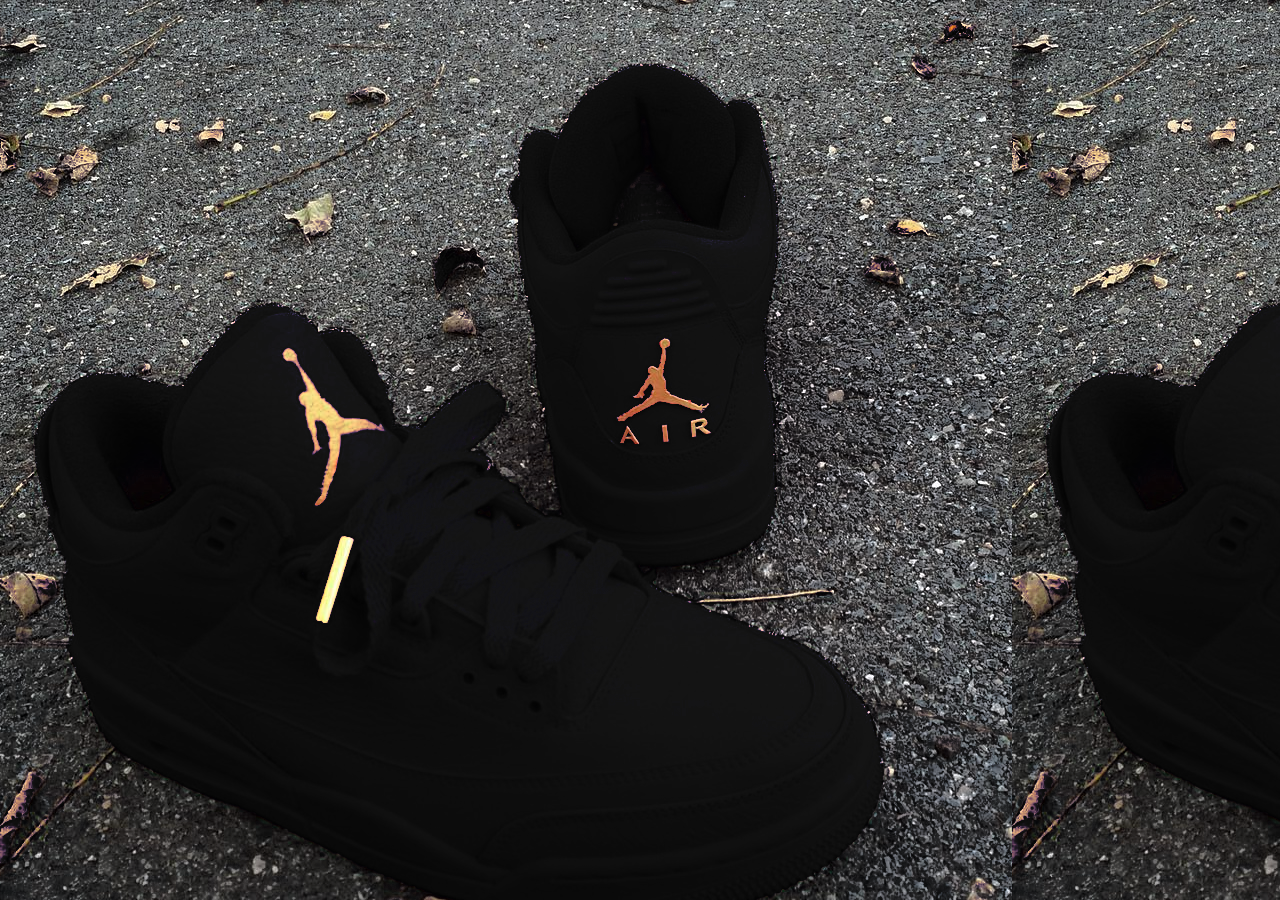
<file: pags/derecho.html>
<!DOCTYPE html>
<html>
	<meta charset="utf-8">
	<link rel="stylesheet" type="text/css" href="..\css\estilossuperior.css">
	<head>
			<title></title>
	</head>

	<body background="..\css\imgs\tenis.png">

			

	</body>
</html>
</file>
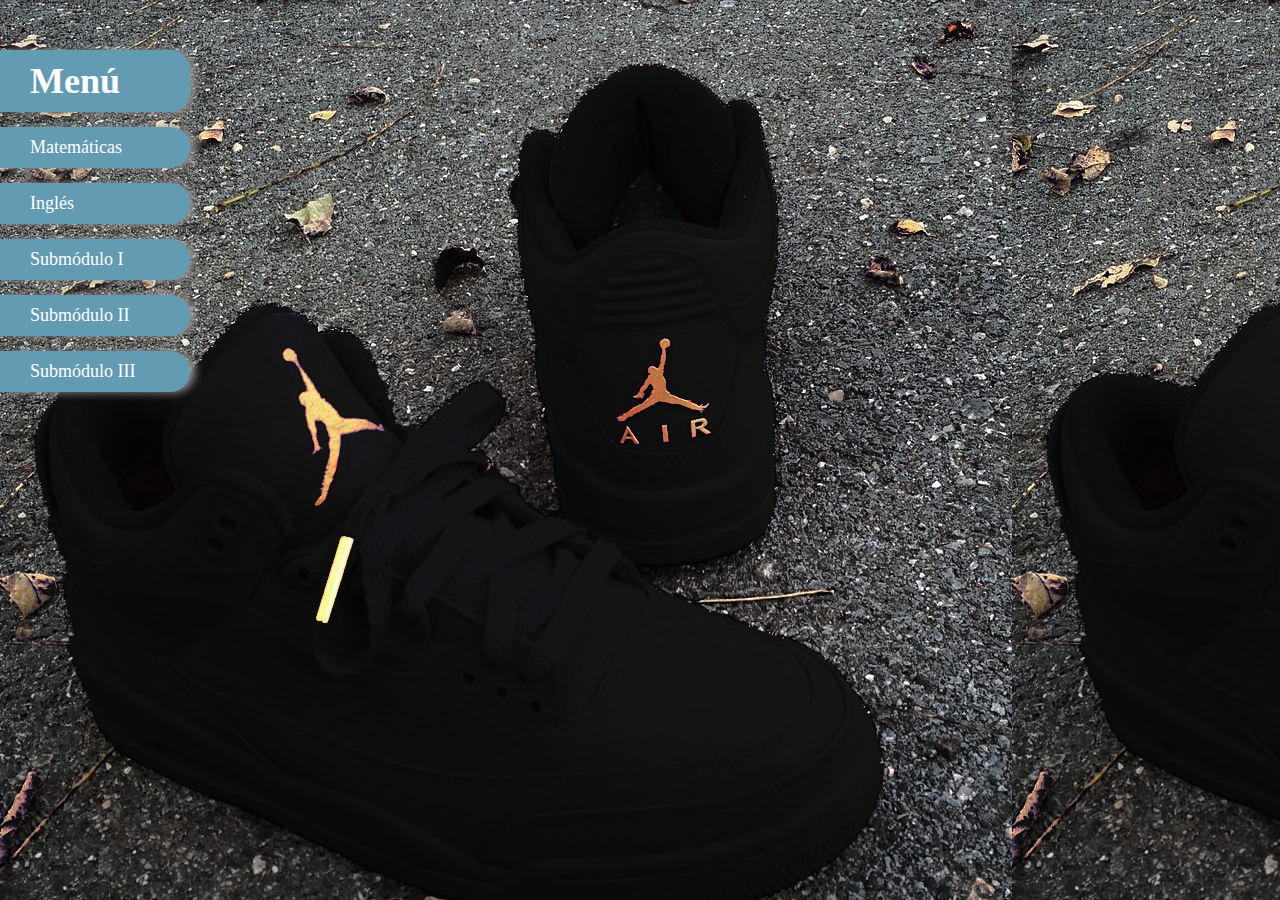
<file: pags/izquierdo.html>
<!DOCTYPE html>
<html>
		<meta charset="utf-8">
		<link rel="stylesheet" type="text/css" href="..\css\estilomenu.css">
		<head>
			<title></title>
		</head>
		<body>

				<div id="menu">
					<ul>
						<li><h1> <a href="..\pags\derecho.html" target="derecho">Menú</a> </h1></li>
						<ul>
							<li>Matemáticas</li>
							<li>Inglés</li>
							<li><a href="https://zucecytem-vespertino110-111-112.blogspot.com/2020/12/submodulo-i.html" target="derecho">Submódulo I</a></li>
							<li>Submódulo II</li>
							<li>Submódulo III</li>
					
						</ul>
					</ul>
			
				</div>

		</body>
</html>
</file>
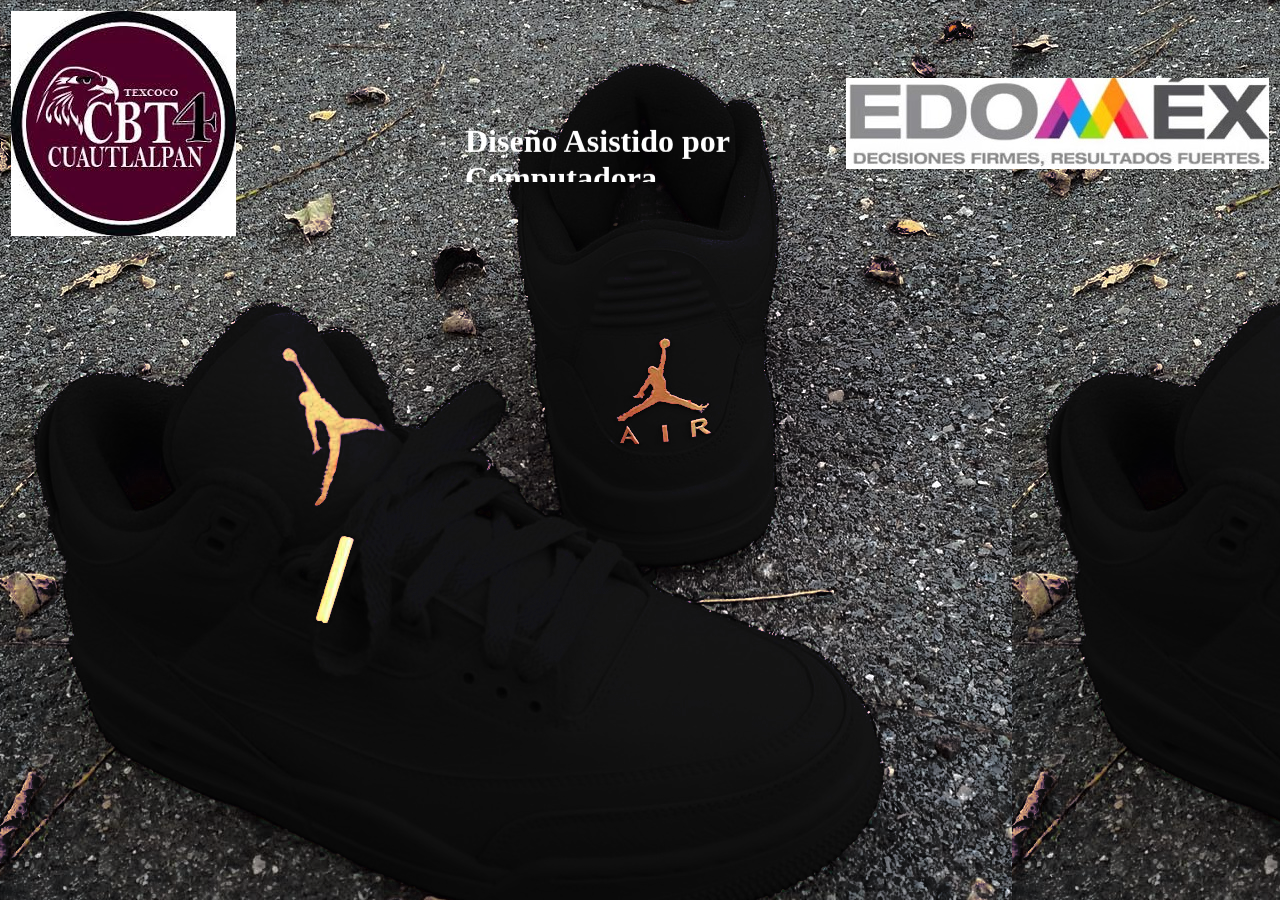
<file: pags/superior.html>
<!DOCTYPE html>
<html>
	<meta charset="utf-8">
	<link rel="stylesheet" type="text/css" href="..\css\estilossuperior.css">
	<head>
			<title></title>
	</head>

	<body background="..\css\imgs\tenis.png">

			<TABLE>
					<tr>
						<td width="450" align="left">
							<img src="..\imgs\logo-cbt4.jpg">
						</td>
						<td align="center">
								<marquee direction="down" behavior="alternate">
									<h1>Diseño Asistido por Computadora</h1>
								</marquee>
						</td>
						<td width="450" align="right">
								<img src="..\imgs\edomex.jpg">
						</td>
					</tr>
			</TABLE>

	</body>
</html>
</file>
